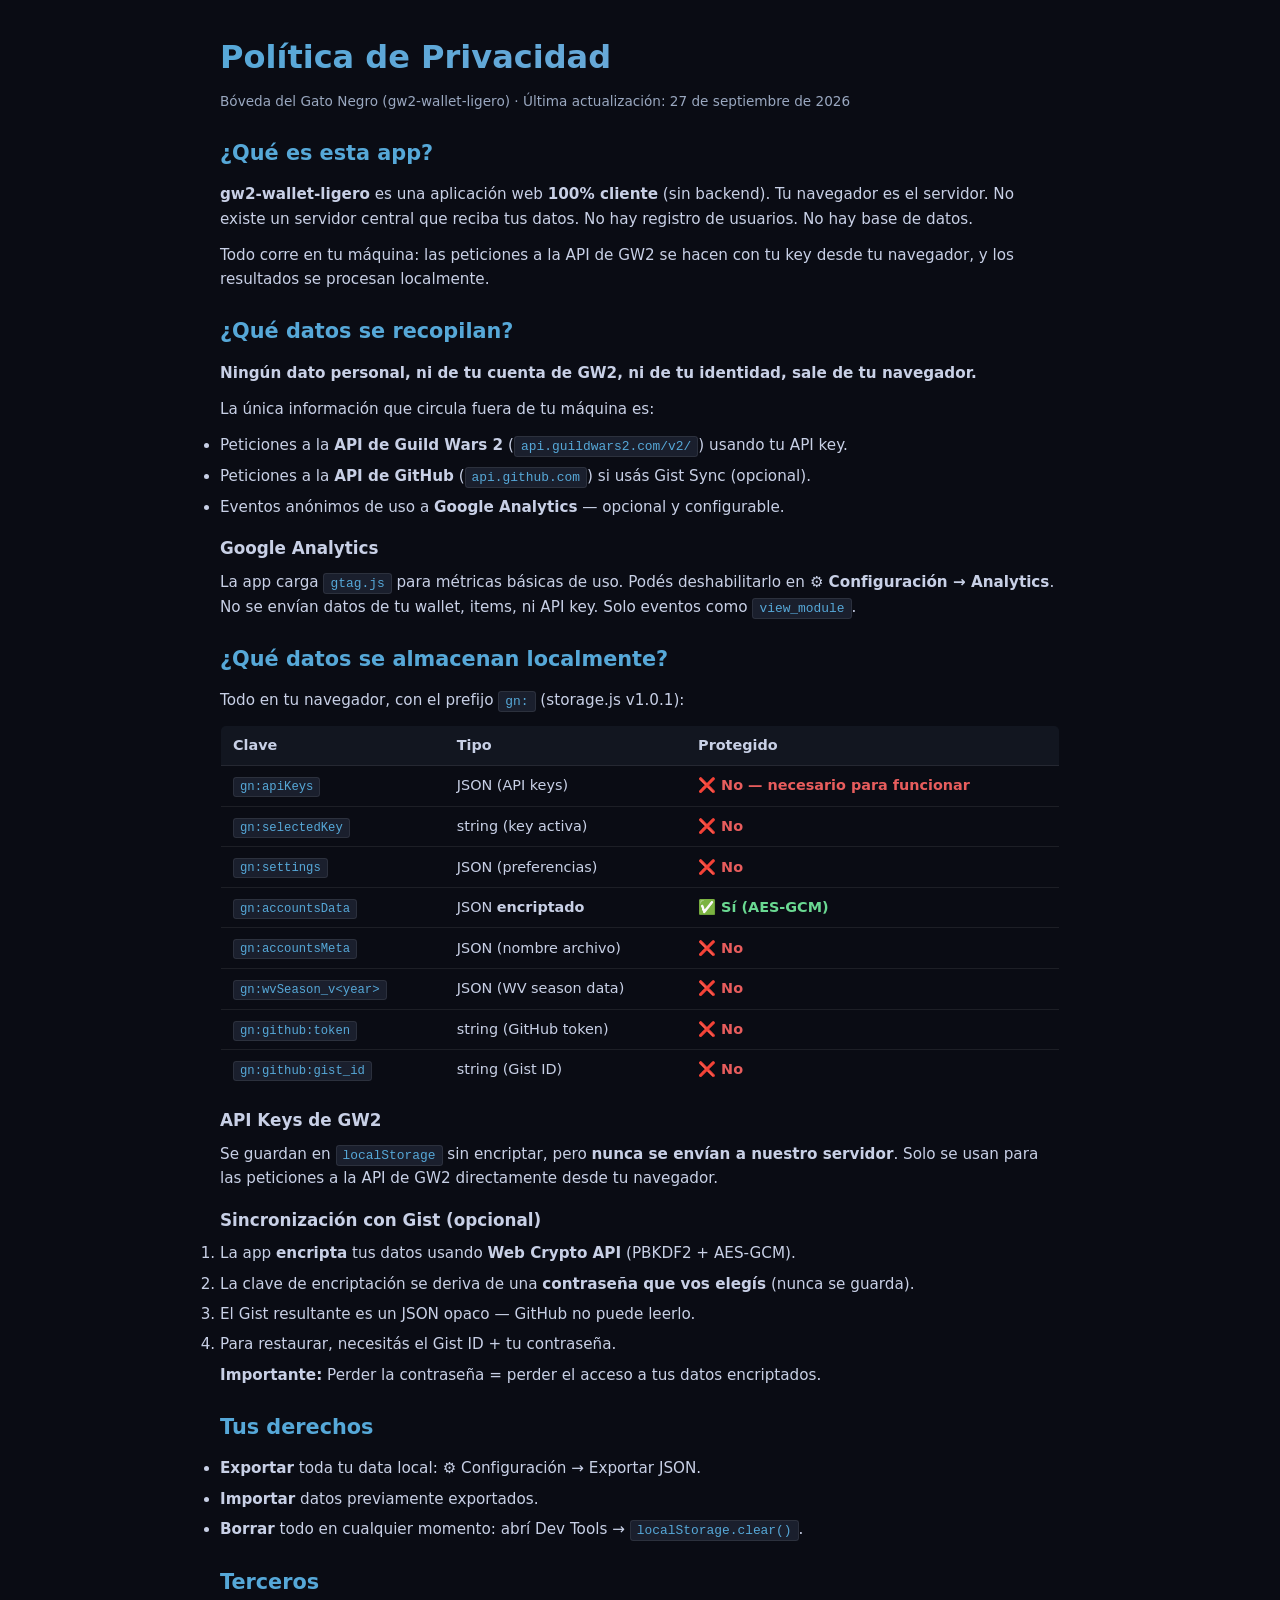
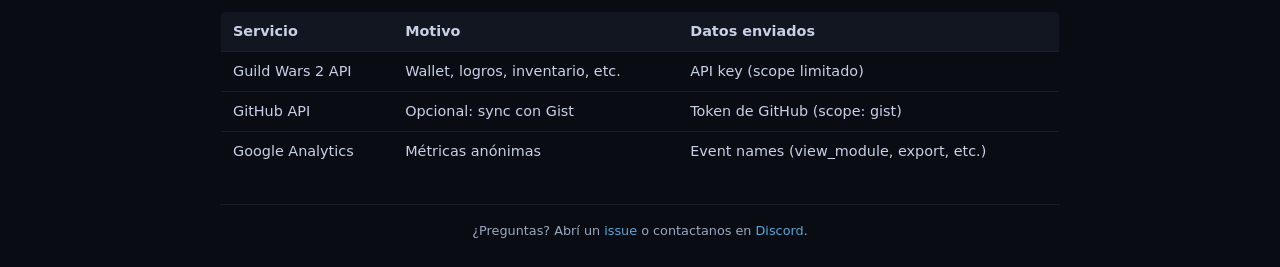
<file: privacy.html>
<!DOCTYPE html>
<html lang="es">
<head>
<meta charset="UTF-8">
<meta name="viewport" content="width=device-width, initial-scale=1.0">
<title>Política de Privacidad — Bóveda del Gato Negro</title>
<style>
  *{margin:0;padding:0;box-sizing:border-box}
  body{background:var(--bg-0,#0a0c14);color:var(--tx-1,#c8d0e6);font-family:'Segoe UI',system-ui,sans-serif;line-height:1.6}
  :root{
    --bg-0:#0a0c14;--bg-1:#121620;--bd-1:rgba(255,255,255,.08);--tx-1:#c8d0e6;--tx-2:#9aa8c0;
    --color-accent:#56a8d8;--color-blue:#56a8d8;--color-green:#6ad992;
  }
  .container{max-width:880px;margin:0 auto;padding:32px 20px}
  h1{font-size:2em;margin-bottom:8px;background:linear-gradient(135deg,var(--color-blue),#7aa9d8);-webkit-background-clip:text;background-clip:text;color:transparent}
  .meta{color:var(--tx-2);font-size:.85rem;margin-bottom:20px}
  h2{color:var(--color-blue);font-size:1.3em;margin:24px 0 12px}
  h3{color:var(--tx-1);font-size:1.05em;margin:16px 0 8px}
  p,li{margin-bottom:12px;color:var(--tx-1);font-size:.95rem}
  li{margin-bottom:6px}
  table{width:100%;border-collapse:collapse;margin:12px 0;border:1px solid var(--bd-1);border-radius:6px;overflow:hidden}
  th,td{padding:8px 12px;text-align:left;border-bottom:1px solid var(--bd-1);font-size:.9rem}
  th{background:var(--bg-1);color:var(--tx-1)}
  tr:last-child td{border-bottom:none}
  .protegido{color:var(--color-green);font-weight:600}
  .no-protegido{color:#e85d5d;font-weight:600}
  code{background:#1a1f2d;border:1px solid var(--bd-1);border-radius:3px;padding:2px 6px;font-size:.85em;color:var(--color-blue)}
  .footer{text-align:center;color:var(--tx-2);font-size:.8rem;margin-top:32px;padding-top:16px;border-top:1px solid var(--bd-1)}
  a{color:var(--color-blue);text-decoration:none}
  a:hover{text-decoration:underline}
  .key{display:inline-block;background:var(--bg-1);border:1px solid var(--bd-1);border-radius:3px;padding:2px 8px;font-size:.8em;color:var(--tx-1)}
</style>
</head>
<body>
<div class="container">

  <h1>Política de Privacidad</h1>
  <p class="meta">Bóveda del Gato Negro (gw2-wallet-ligero) · Última actualización: 27 de septiembre de 2026</p>

  <h2>¿Qué es esta app?</h2>
  <p><strong>gw2-wallet-ligero</strong> es una aplicación web <strong>100% cliente</strong> (sin backend).
  Tu navegador es el servidor. No existe un servidor central que reciba tus datos.
  No hay registro de usuarios. No hay base de datos.</p>
  <p>Todo corre en tu máquina: las peticiones a la API de GW2 se hacen con tu key
  desde tu navegador, y los resultados se procesan localmente.</p>

  <h2>¿Qué datos se recopilan?</h2>
  <p><strong>Ningún dato personal, ni de tu cuenta de GW2, ni de tu identidad, sale de tu navegador.</strong></p>
  <p>La única información que circula fuera de tu máquina es:</p>
  <ul>
    <li>Peticiones a la <strong>API de Guild Wars 2</strong> (<code>api.guildwars2.com/v2/</code>) usando tu API key.</li>
    <li>Peticiones a la <strong>API de GitHub</strong> (<code>api.github.com</code>) si usás Gist Sync (opcional).</li>
    <li>Eventos anónimos de uso a <strong>Google Analytics</strong> — opcional y configurable.</li>
  </ul>

  <h3>Google Analytics</h3>
  <p>La app carga <code>gtag.js</code> para métricas básicas de uso. Podés deshabilitarlo
  en <strong>⚙️ Configuración → Analytics</strong>. No se envían datos de tu wallet, items, ni API key.
  Solo eventos como <code>view_module</code>.</p>

  <h2>¿Qué datos se almacenan localmente?</h2>
  <p>Todo en tu navegador, con el prefijo <code>gn:</code> (storage.js v1.0.1):</p>

  <table>
    <tr><th>Clave</th><th>Tipo</th><th>Protegido</th></tr>
    <tr><td><code>gn:apiKeys</code></td><td>JSON (API keys)</td><td class="no-protegido">❌ No — necesario para funcionar</td></tr>
    <tr><td><code>gn:selectedKey</code></td><td>string (key activa)</td><td class="no-protegido">❌ No</td></tr>
    <tr><td><code>gn:settings</code></td><td>JSON (preferencias)</td><td class="no-protegido">❌ No</td></tr>
    <tr><td><code>gn:accountsData</code></td><td>JSON <strong>encriptado</strong></td><td class="protegido">✅ Sí (AES-GCM)</td></tr>
    <tr><td><code>gn:accountsMeta</code></td><td>JSON (nombre archivo)</td><td class="no-protegido">❌ No</td></tr>
    <tr><td><code>gn:wvSeason_v&lt;year&gt;</code></td><td>JSON (WV season data)</td><td class="no-protegido">❌ No</td></tr>
    <tr><td><code>gn:github:token</code></td><td>string (GitHub token)</td><td class="no-protegido">❌ No</td></tr>
    <tr><td><code>gn:github:gist_id</code></td><td>string (Gist ID)</td><td class="no-protegido">❌ No</td></tr>
  </table>

  <h3>API Keys de GW2</h3>
  <p>Se guardan en <code>localStorage</code> sin encriptar, pero <strong>nunca se envían a nuestro servidor</strong>.
  Solo se usan para las peticiones a la API de GW2 directamente desde tu navegador.</p>

  <h3>Sincronización con Gist (opcional)</h3>
  <ol>
    <li>La app <strong>encripta</strong> tus datos usando <strong>Web Crypto API</strong> (PBKDF2 + AES-GCM).</li>
    <li>La clave de encriptación se deriva de una <strong>contraseña que vos elegís</strong> (nunca se guarda).</li>
    <li>El Gist resultante es un JSON opaco — GitHub no puede leerlo.</li>
    <li>Para restaurar, necesitás el Gist ID + tu contraseña.</li>
  </ol>
  <p><strong>Importante:</strong> Perder la contraseña = perder el acceso a tus datos encriptados.</p>

  <h2>Tus derechos</h2>
  <ul>
    <li><strong>Exportar</strong> toda tu data local: ⚙️ Configuración → Exportar JSON.</li>
    <li><strong>Importar</strong> datos previamente exportados.</li>
    <li><strong>Borrar</strong> todo en cualquier momento: abrí Dev Tools → <code>localStorage.clear()</code>.</li>
  </ul>

  <h2>Terceros</h2>
  <table>
    <tr><th>Servicio</th><th>Motivo</th><th>Datos enviados</th></tr>
    <tr><td>Guild Wars 2 API</td><td>Wallet, logros, inventario, etc.</td><td>API key (scope limitado)</td></tr>
    <tr><td>GitHub API</td><td>Opcional: sync con Gist</td><td>Token de GitHub (scope: gist)</td></tr>
    <tr><td>Google Analytics</td><td>Métricas anónimas</td><td>Event names (view_module, export, etc.)</td></tr>
  </table>

  <div class="footer">
    ¿Preguntas? Abrí un <a href="https://github.com/PabloSnchz/gw2-wallet-ligero/issues">issue</a>
    o contactanos en <a href="https://discord.gg/ZGNsfsqyKe">Discord</a>.
  </div>

</div>
</body>
</html>
</file>
